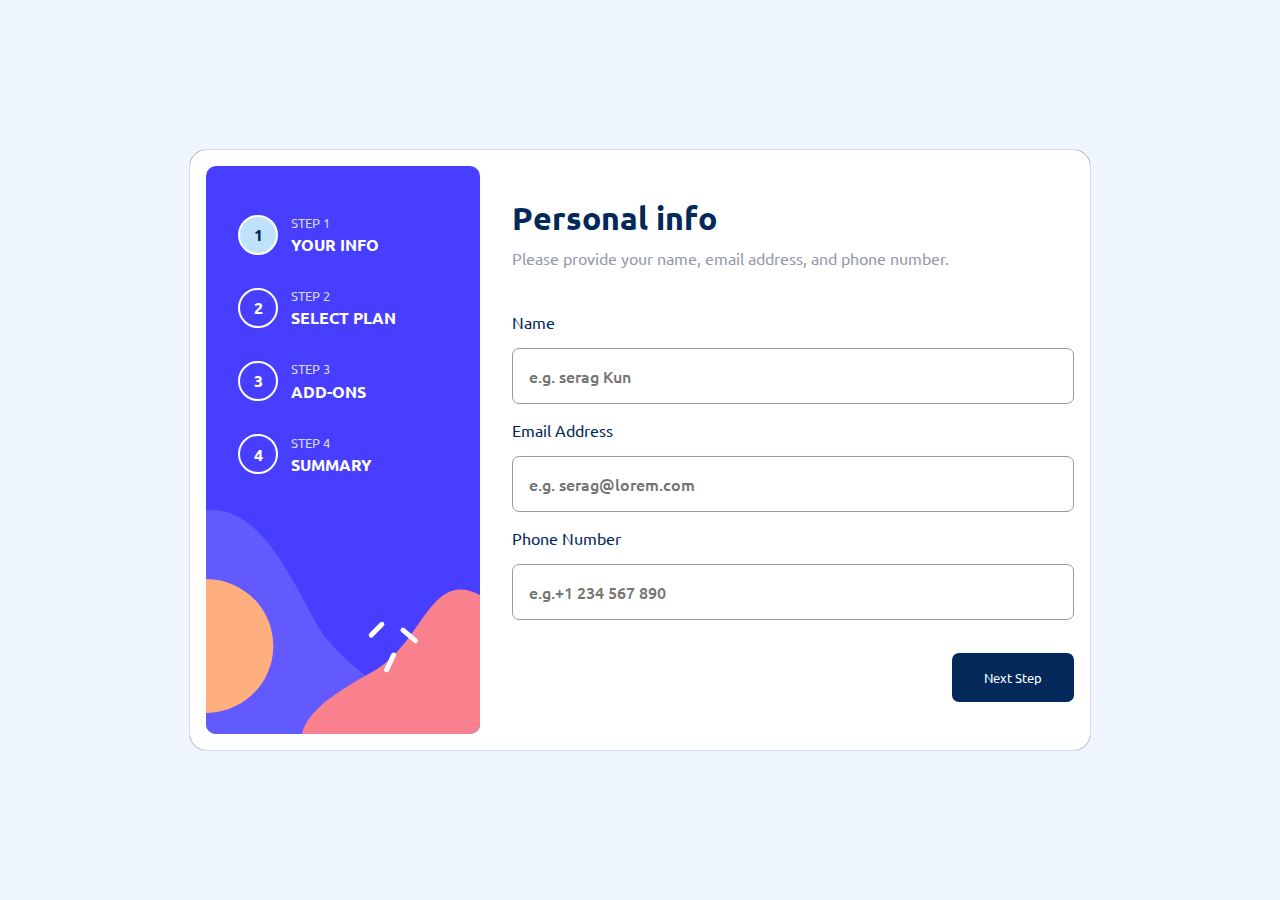
<file: index.html>
<!DOCTYPE html>
<html lang="en">
  <head>
    <meta charset="UTF-8" />
    <meta name="viewport" content="width=device-width, initial-scale=1.0" />
    <link
      rel="icon"
      type="image/png"
      sizes="32x32"
      href="./images/favicon-32x32.png"
    />
    <link rel="preconnect" href="https://fonts.googleapis.com" />
    <link rel="preconnect" href="https://fonts.gstatic.com" crossorigin />
    <link
      href="https://fonts.googleapis.com/css2?family=Ubuntu:wght@400;500;700&display=swap"
      rel="stylesheet"
    />
    <title>Multi-step form</title>
    <link rel="stylesheet" href="style.css" />
    <script src="./app.js" defer></script>
  </head>
  <body>
    <div class="form">
      <div class="form-container">
        <div class="form-sidebar">
          <div class="step active">
            <div class="circle">1</div>
            <div class="step-content">
              <span>Step 1</span>
              <b>Your info</b>
            </div>
          </div>
          <div class="step">
            <div class="circle">2</div>
            <div class="step-content">
              <span>Step 2</span>
              <b>Select plan</b>
            </div>
          </div>
          <div class="step">
            <div class="circle">3</div>
            <div class="step-content">
              <span>Step 3</span>
              <b>Add-ons</b>
            </div>
          </div>
          <div class="step">
            <div class="circle">4</div>
            <div class="step-content">
              <span>Step 4</span>
              <b>Summary</b>
            </div>
          </div>
        </div>

        <div class="stp step-1">
          <div class="header">
            <h1 class="title">Personal info</h1>
            <p class="exp">
              Please provide your name, email address, and phone number.
            </p>
          </div>
          <form>
            <div class="label">
              <label for="name">Name</label>
              <p class="error">This Field Is Required</p>
            </div>
            <input
              required
              type="text"
              id="name"
              placeholder="e.g. serag Kun"
            />
            <div class="label">
              <label for="email">Email Address</label>
              <p class="error">This Field Is Required</p>
            </div>
            <input
              required
              type="text"
              id="email"
              placeholder="e.g. serag@lorem.com"
            />
            <div class="label">
              <label for="phone">Phone Number</label>
              <p class="error">This Field Is Required</p>
            </div>
            <input
              class="input-num"
              required
              type="number"
              id="phone"
              placeholder="e.g.+1 234 567 890"
            />
          </form>
          <div class="btns">
            <button class="next-stp" type="submit">Next Step</button>
          </div>
        </div>

        <div class="stp step-2">
          <div class="header">
            <h1 class="title">Select your plan</h1>
            <p class="exp">You have the option of monthly or yearly billing.</p>
          </div>
          <form>
            <div class="plan-card selected">
              <img src="./assets/images/icon-arcade.svg" alt="arcade" />
              <div class="plan-info chosen">
                <b>Arcade</b>
                <span class="plan-priced">$9/mo</span>
              </div>
            </div>
            <div class="plan-card">
              <img src="./assets/images/icon-advanced.svg" alt="arcade" />
              <div class="plan-info">
                <b>Advanced</b>
                <span class="plan-priced">$12/mo</span>
              </div>
            </div>
            <div class="plan-card">
              <img src="./assets/images/icon-pro.svg" alt="arcade" />
              <div class="plan-info">
                <b>Pro</b>
                <span class="plan-priced">$15/mo</span>
              </div>
            </div>
          </form>
          <div class="switcher">
            <p class="monthly sw-active">Monthly</p>
            <label class="switch">
              <input type="checkbox" />
              <span class="slider round"></span>
            </label>
            <p class="yearly">Yearly</p>
          </div>
          <div class="btns">
            <button class="prev-stp" type="button">Go Back</button>
            <button class="next-stp" type="submit">Next Step</button>
          </div>
        </div>

        <div class="stp step-3">
          <div class="header">
            <h1 class="title">Pick add-ons</h1>
            <p class="exp">Add-ons help enhance your gaming experience.</p>
          </div>
          <form>
            <div class="box" data-id="1">
              <input type="checkbox" id="online" />
              <div class="description">
                <label for="online">Online service</label>
                <small>Access to multiplayer games</small>
              </div>
              <p class="price">+$1/mo</p>
            </div>
            <div class="box" data-id="2">
              <input type="checkbox" id="larger" />
              <div class="description">
                <label for="larger">Larger storage</label>
                <small>Extra 1TB of cloud save</small>
              </div>
              <p class="price">+$2/mo</p>
            </div>
            <div class="box" data-id="3">
              <input type="checkbox" id="profile" />
              <div class="description">
                <label for="profile">Customizable Profile</label>
                <small>Custom theme on your profile</small>
              </div>
              <p class="price">+$2/mo</p>
            </div>
          </form>
          <div class="btns">
            <button class="prev-stp" type="button">Go Back</button>
            <button class="next-stp" type="submit">Next Step</button>
          </div>
        </div>

        <div class="stp step-4">
          <div class="header">
            <h1 class="title">Finishing up</h1>
            <p class="exp">
              Double-check everything looks OK before confirming.
            </p>
          </div>
          <div class="selection-box">
            <div class="selection-container">
              <div class="selected-plan">
                <p class="plan-name">Arcade(Monthly)</p>
                <p class="plan-price">$9/mo</p>
              </div>
              <hr />
              <div class="addons">
                <template>
                  <div class="selected-addon">
                    <span class="service-name">Online serivice</span>
                    <span class="servic-price">+$1/mo</span>
                  </div>
                </template>
              </div>
            </div>
            <p class="total">Total (per month) <b>+$12/mo</b></p>
          </div>
          <div class="btns">
            <button class="prev-stp" type="button">Go Back</button>
            <button class="next-stp" type="submit">Next Step</button>
          </div>
        </div>

        <div class="stp step-5">
          <img src="./assets/images/icon-thank-you.svg" alt="" />
          <div class="header">
            <h1 class="title">Thank you!</h1>
            <p class="exp">
              Thanks for confirming your subscription! We hope you have fun
              using our platform. If you ever need support, please feel free to
              email us at support@loremgaming.com.
            </p>
          </div>
          <button class="next-stp"></button>
        </div>
      </div>
    </div>
  </body>
</html>
</file>
<file: style.css>
:root {
  --Marine-blue: hsl(213, 96%, 18%);
  --Purplish-blue: hsl(243, 100%, 62%);
  --Pastel-blue: hsl(228, 100%, 84%);
  --Light-blue: hsl(206, 94%, 87%);
  --Strawberry-red: hsl(354, 84%, 57%);

  --Cool-gray: hsl(231, 11%, 63%);
  --Light-gray: hsl(229, 24%, 87%);
  --Magnolia: hsl(217, 100%, 97%);
  --Alabaster: hsl(231, 100%, 99%);
  --White: hsl(0, 0%, 100%);
}
* {
  box-sizing: border-box;
  font-family: "Ubuntu", sans-serif;
  padding: 0;
  margin: 0;
}
.hidden {
  display: none;
}
img {
  max-width: 100%;
}
body {
  background-color: var(--Magnolia);
  display: flex;
  align-items: center;
  justify-content: center;
  min-height: 100vh;
}
.form {
  width: 900px;
  background-color: var(--White);
  border-radius: 1rem;
  box-shadow: 0px 0px 1px black;
}
.form-container {
  display: flex;
  padding: 1rem;
}
.form-sidebar {
  background-image: url("./assets/images/bg-sidebar-desktop.svg");
  background-repeat: no-repeat;
  width: 400px;
  height: 568px;
  padding: 3rem 2rem;
  display: flex;
  flex-direction: column;
  gap: 2rem;
}
.circle {
  width: 40px;
  height: 40px;
  border: 2px solid var(--White);
  border-radius: 50%;
  display: flex;
  align-items: center;
  justify-content: center;
  color: var(--White);
  font-weight: 700;
}
.active .circle {
  background-color: var(--Light-blue) !important;
  color: var(--Marine-blue) !important;
}
.err {
  border: 2px solid var(--Strawberry-red) !important;
}
.step {
  display: flex;
  align-items: center;
  gap: 0.8rem;
}
.step-content {
  display: flex;
  flex-direction: column;
  gap: 0.2rem;
}
.step-content span {
  text-transform: uppercase;
  color: var(--Light-gray);
  font-size: 13px;
}
.step-content b {
  text-transform: uppercase;
  color: var(--White);
}
.stp {
  display: flex;
  flex-direction: column;
  justify-content: center;
}
.stp .header {
  margin-bottom: auto;
  padding-top: 2rem;
  line-height: 2.5rem;
}
.header .title {
  color: var(--Marine-blue);
}
.header .exp {
  color: var(--Cool-gray);
}
.next-stp {
  margin-top: auto;
  margin-bottom: 2rem;
  margin-left: auto;
  border: none;
  padding: 1rem 2rem;
  border-radius: 7px;
  background-color: var(--Marine-blue);
  color: white;
  cursor: pointer;
}
.input-num::-webkit-inner-spin-button,
.input-num::-webkit-outer-spin-button {
  display: none;
}
/* STEP 1 */
.step-1 {
  display: flex;
  width: 90%;
}
.step-1 form {
  display: flex;
  flex-direction: column;
  flex: 1;
  justify-content: center;
  gap: 1rem;
}
.label {
  color: var(--Marine-blue);
  display: flex;
  align-items: center;
  justify-content: space-between;
}
.step-1 form input {
  padding: 1rem;
  border: 1px solid var(--Cool-gray);
  border-radius: 7px;
  font-weight: 500;
  font-size: 1rem;
}
.step-1 form input:focus {
  outline-color: var(--Purplish-blue);
}
form input::placeholder {
  font-weight: 500;
  font-size: 1rem;
  font-family: inherit;
}
form .error {
  display: none;
  color: var(--Strawberry-red);
  font-size: 0.9rem;
  font-weight: 700;
}
/* STEP 2 */
.step-2 {
  display: none;
  width: 90%;
}
.step-2 form {
  display: flex;
  flex: 1;
  align-items: center;
  gap: 2rem;
}
.plan-card {
  border: 2px solid var(--Light-gray);
  border-radius: 7px;
  width: 150px;
  height: 170px;
  cursor: pointer;
  padding: 1rem;
  display: flex;
  flex-direction: column;
  align-items: flex-start;
  justify-content: space-between;
}
.plan-info {
  display: flex;
  flex-direction: column;
  gap: 0.3rem;
}
.plan-info b {
  color: var(--Marine-blue);
}
.plan-info span {
  color: var(--Cool-gray);
}
.monthly,
.yearly {
  color: var(--Cool-gray);
  font-weight: 500;
}
.sw-active {
  color: var(--Marine-blue);
}
.btns {
  display: flex;
  align-items: center;
  justify-content: space-between;
}
.prev-stp {
  margin-top: auto;
  margin-bottom: 2rem;
  border: none;
  font-weight: 700;
  background-color: transparent;
  padding: 1rem 2rem;
  border-radius: 7px;
  color: var(--Cool-gray);
  cursor: pointer;
}
/* STEP 3 */
.step-3 {
  display: none;
  width: 80%;
}
.step-3 form {
  display: flex;
  flex-direction: column;
  flex: 1;
  justify-content: center;
  gap: 1.5rem;
}
.box {
  border: 1px solid var(--Cool-gray);
  border-radius: 10px;
  padding: 1rem;
  display: flex;
  align-items: center;
  cursor: pointer;
}
.description {
  display: flex;
  flex-direction: column;
  gap: 0.3rem;
  margin-left: 12px;
}
.price {
  margin-left: auto;
}
.ad-selected {
  border: 1px solid var(--Purplish-blue);
  background-color: var(--Magnolia);
}
.step-3 form input {
  accent-color: var(--Purplish-blue);
  transform: scale(1.3);
  user-select: none;
}
.description label {
  color: var(--Marine-blue);
  font-weight: 700;
  user-select: none;
}
.description small {
  color: var(--Cool-gray);
  font-weight: 700;
}
.price {
  color: var(--Purplish-blue);
}
/* STEP 4 */
.step-4 {
  display: none;
  width: 80%;
}
.selection-box {
  display: flex;
  flex-direction: column;
  justify-content: center;
  flex: 1;
}
.selection-container {
  background-color: var(--Magnolia);
  padding: 1.5rem;
}
.selected {
  border: 2px solid var(--Purplish-blue);
  background-color: var(--Magnolia);
}
.selected-plan {
  display: flex;
  justify-content: space-between;
  padding: 1rem 0;
  color: var(--Marine-blue);
  font-weight: 700;
}
.selected-addon {
  display: flex;
  justify-content: space-between;
  padding: 1rem 0;
  color: var(--Cool-gray);
  font-weight: 500;
  font-size: 0.9rem;
}
.selected-addon .servic-price {
  color: var(--Marine-blue);
}
.total {
  padding: 1.5rem;
  display: flex;
  align-items: center;
  justify-content: space-between;
  color: var(--Cool-gray);
}
.total b {
  color: var(--Purplish-blue);
  font-size: 1.2rem;
}
/* step 5 */
.step-5 {
  display: none;
  align-items: center;
  width: 90%;
  text-align: center;
  justify-content: center;
  margin: auto;
}
.step-5 button {
  display: none;
}
/* SWITCH classes */
.switcher {
  background-color: var(--Magnolia);
  display: flex;
  align-items: center;
  gap: 0.5rem;
  padding: 0.5rem;
  margin-bottom: 5rem;
  justify-content: center;
}
.switch {
  position: relative;
  display: inline-block;
  width: 50px;
  height: 24px;
}

/* Hide default HTML checkbox */
.switch input {
  opacity: 0;
  width: 0;
  height: 0;
}

/* The slider */
.slider {
  position: absolute;
  cursor: pointer;
  top: 0;
  left: 0;
  right: 0;
  bottom: 0;
  background-color: var(--Marine-blue);
  -webkit-transition: 0.4s;
  transition: 0.4s;
}

.slider:before {
  position: absolute;
  content: "";
  height: 16px;
  width: 16px;
  left: 4px;
  bottom: 4px;
  background-color: white;
  -webkit-transition: 0.4s;
  transition: 0.4s;
}

input:checked + .slider:before {
  -webkit-transform: translateX(26px);
  -ms-transform: translateX(26px);
  transform: translateX(26px);
}

/* Rounded sliders */
.slider.round {
  border-radius: 34px;
}

.slider.round:before {
  border-radius: 50%;
}
@media screen and (max-width: 800px) {
  body {
    position: relative;
  }
  .form-sidebar {
    position: fixed;
    top: 0;
    left: 0;
    right: 0;
    background-image: url("./assets/images/bg-sidebar-mobile.svg");
    flex-direction: row;
    height: 300px;
    background-size: cover;
    width: 100%;
    align-items: flex-start;
    justify-content: center;
    z-index: -1;
  }
  .step-content {
    display: none;
  }
  .form {
    position: absolute;
    top: 15%;
    max-width: 375px;
    background-color: white;
  }
  .form-container {
    padding: 2rem;
  }
  .btns {
    position: fixed;
    bottom: 0;
    background-color: white;
    right: 0;
    left: 0;
    height: 100px;
    padding-inline: 1rem;
  }
  .step-1 .btns button {
    margin: auto 0 auto auto;
  }
  .step-2 form {
    flex-direction: column;
    gap: 0.5rem;
  }
  .plan-card {
    width: 100%;
    height: 100px;
    flex-direction: row;
    justify-content: flex-start;
    gap: 1rem;
    align-items: center;
  }
  .stp {
    gap: 1rem;
    width: 100%;
  }
  .stp .header {
    padding-top: 0;
    display: flex;
    flex-direction: column;
    gap: 1rem;
    line-height: 1.5rem;
  }
  .switcher {
    margin: 2rem 0;
  }
}
</file>
